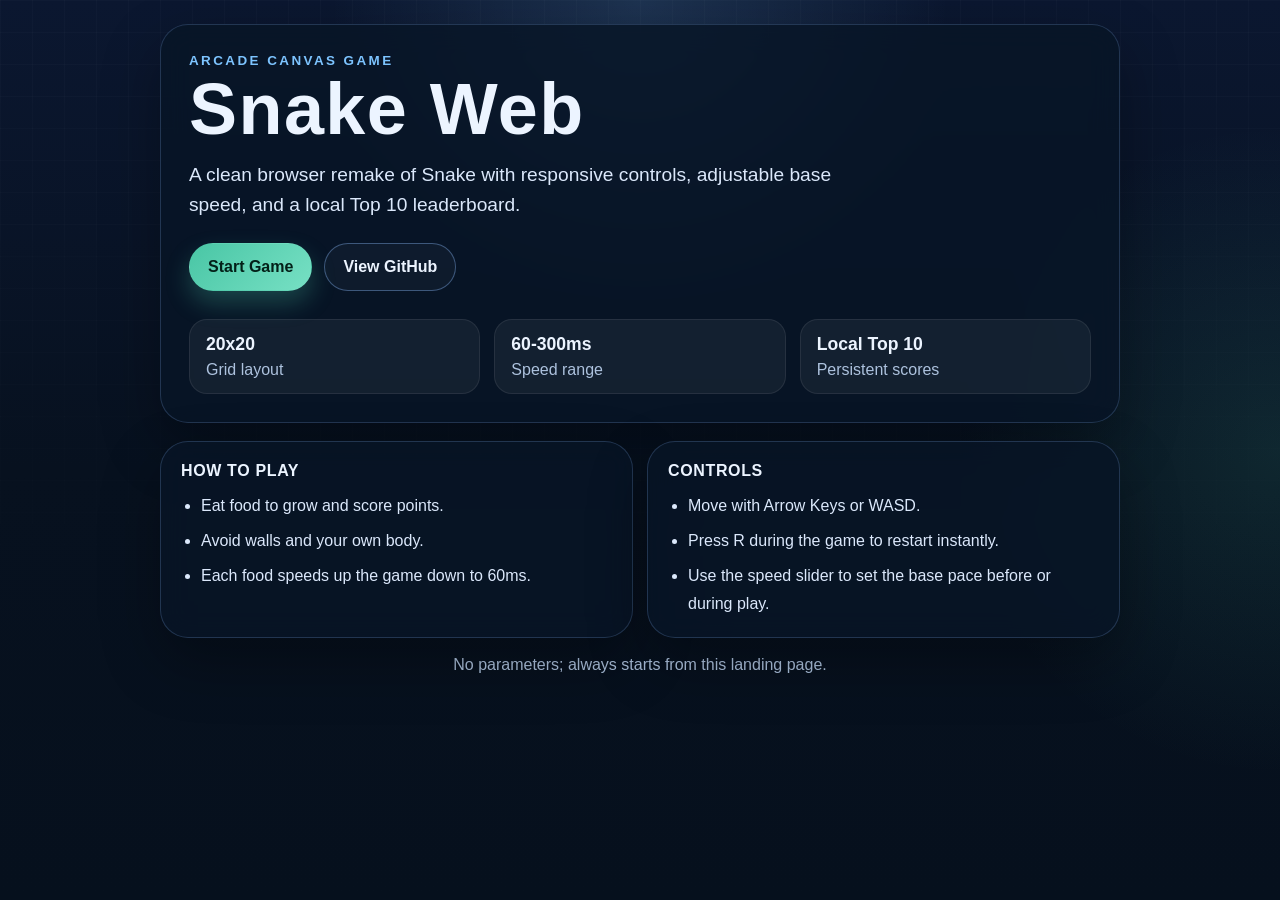
<file: index.html>
<!doctype html>
<html lang="en">
  <head>
    <meta charset="UTF-8" />
    <meta name="viewport" content="width=device-width, initial-scale=1.0" />
    <title>Snake Web</title>
    <link rel="stylesheet" href="style.css" />
  </head>
  <body>
    <main class="app app-home">
      <section class="hero card card-hero" aria-labelledby="home-title">
        <p class="eyebrow">Arcade Canvas Game</p>
        <h1 id="home-title">Snake Web</h1>
        <p class="hero-copy">
          A clean browser remake of Snake with responsive controls, adjustable base speed,
          and a local Top 10 leaderboard.
        </p>

        <div class="home-actions">
          <a class="primary-btn" href="game.html">Start Game</a>
          <a class="link-btn" href="https://github.com/HsqSw/snake-web" target="_blank" rel="noreferrer">View GitHub</a>
        </div>

        <div class="home-stats" aria-label="Game highlights">
          <p><strong>20x20</strong><span>Grid layout</span></p>
          <p><strong>60-300ms</strong><span>Speed range</span></p>
          <p><strong>Local Top 10</strong><span>Persistent scores</span></p>
        </div>
      </section>

      <section class="home-grid" aria-label="Game introduction">
        <article class="card">
          <h2>How to play</h2>
          <ul class="list">
            <li>Eat food to grow and score points.</li>
            <li>Avoid walls and your own body.</li>
            <li>Each food speeds up the game down to 60ms.</li>
          </ul>
        </article>

        <article class="card">
          <h2>Controls</h2>
          <ul class="list">
            <li>Move with Arrow Keys or WASD.</li>
            <li>Press R during the game to restart instantly.</li>
            <li>Use the speed slider to set the base pace before or during play.</li>
          </ul>
        </article>
      </section>

      <p class="muted home-note">No parameters; always starts from this landing page.</p>
    </main>
  </body>
</html>
</file>
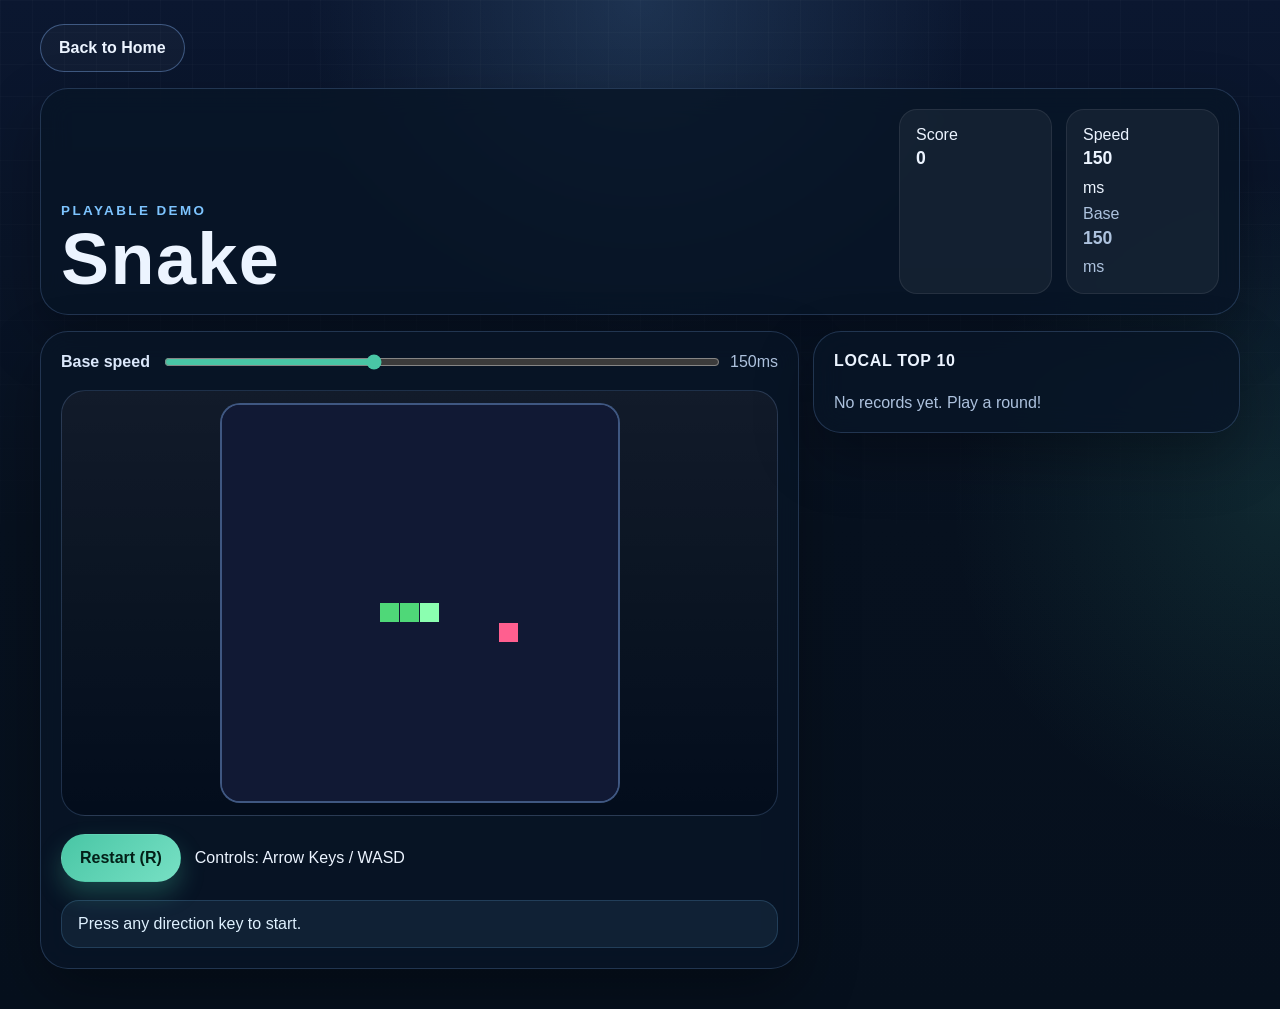
<file: game.html>
<!doctype html>
<html lang="en">
  <head>
    <meta charset="UTF-8" />
    <meta name="viewport" content="width=device-width, initial-scale=1.0" />
    <title>Snake Web - Game</title>
    <link rel="stylesheet" href="style.css" />
  </head>
  <body>
    <main class="app app-game">
      <div class="topbar">
        <a class="link-btn" href="index.html">Back to Home</a>
      </div>

      <section class="game-shell">
        <header class="game-header card">
          <div>
            <p class="eyebrow">Playable Demo</p>
            <h1>Snake</h1>
          </div>

          <div class="hud" aria-label="Game stats">
            <p class="stat-chip">Score <strong id="score">0</strong></p>
            <p class="stat-chip">
              Speed <strong id="speed">150</strong>ms
              <span class="muted">Base <strong id="baseSpeed">150</strong>ms</span>
            </p>
          </div>
        </header>

        <div class="game-grid">
          <section class="card game-stage" aria-label="Game board area">
            <div class="speed-control" aria-label="Speed control">
              <label for="speedSlider">Base speed</label>
              <input id="speedSlider" type="range" min="60" max="300" step="5" value="150" />
              <span class="muted"><span id="speedSliderValue">150</span>ms</span>
            </div>

            <div class="canvas-frame">
              <canvas id="game" width="400" height="400" aria-label="Snake game"></canvas>
            </div>

            <div class="controls">
              <button id="restartBtn" type="button">Restart (R)</button>
              <p>Controls: Arrow Keys / WASD</p>
            </div>

            <p id="status" class="status">Press any direction key to start.</p>
          </section>

          <aside class="game-sidebar">
            <section class="leaderboard card" aria-label="Local leaderboard">
              <h2>Local Top 10</h2>
              <ol id="leaderboardList" class="leaderboard-list"></ol>
              <p id="leaderboardHint" class="muted leaderboard-hint"></p>
            </section>

            <section id="gameOverPanel" class="panel card" aria-label="Game over panel" hidden>
              <h2>Game Over</h2>
              <p class="muted">Share your score:</p>
              <pre id="shareText" class="share-text" aria-label="Share text"></pre>
              <div class="panel-actions">
                <button id="copyBtn" type="button">Copy</button>
              </div>
              <p id="copyStatus" class="muted" role="status" aria-live="polite"></p>
              <textarea
                id="copyFallback"
                class="copy-fallback"
                rows="3"
                readonly
                hidden
                aria-label="Copy fallback text"
              ></textarea>
            </section>
          </aside>
        </div>
      </section>
    </main>

    <script type="module" src="src/main.js"></script>
  </body>
</html>
</file>
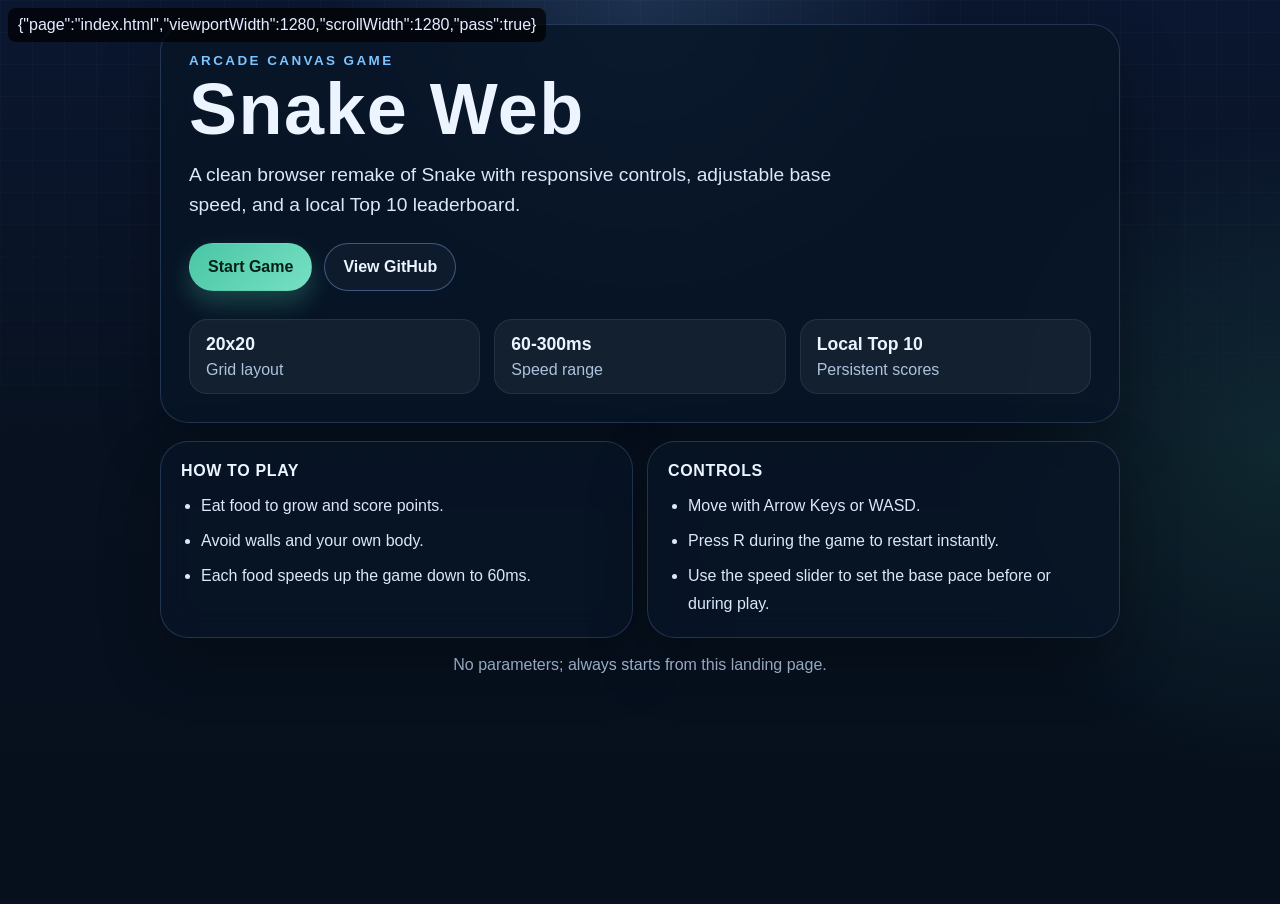
<file: qa/check-scroll.html>
<!doctype html>
<html lang="en">
  <head>
    <meta charset="UTF-8" />
    <meta name="viewport" content="width=device-width, initial-scale=1.0" />
    <title>Scroll Check</title>
    <style>
      body {
        margin: 0;
        font-family: sans-serif;
        background: #0b1020;
        color: #e6ecff;
      }

      #frame {
        width: 100vw;
        height: 100vh;
        border: 0;
      }

      #result {
        position: fixed;
        left: 8px;
        top: 8px;
        z-index: 10;
        padding: 8px 10px;
        border-radius: 8px;
        background: rgba(0, 0, 0, 0.7);
      }
    </style>
  </head>
  <body>
    <div id="result" role="status" aria-live="polite">Checking…</div>
    <iframe id="frame" title="Page under test"></iframe>
    <script>
      const params = new URLSearchParams(window.location.search);
      const page = params.get('page') || 'index.html';
      const frame = document.getElementById('frame');
      const result = document.getElementById('result');

      frame.src = `/${page}`;
      frame.addEventListener('load', () => {
        const docEl = frame.contentDocument.documentElement;
        const viewportWidth = frame.clientWidth;
        const scrollWidth = docEl.scrollWidth;
        const pass = scrollWidth <= viewportWidth;
        result.textContent = JSON.stringify({
          page,
          viewportWidth,
          scrollWidth,
          pass,
        });
      });
    </script>
  </body>
</html>
</file>
<file: style.css>
* {
  box-sizing: border-box;
}

:root {
  color-scheme: dark;
  --bg: #07111f;
  --bg-accent: #13294b;
  --surface: rgba(8, 21, 39, 0.82);
  --surface-strong: rgba(11, 27, 50, 0.94);
  --surface-border: rgba(138, 186, 255, 0.2);
  --surface-border-strong: rgba(138, 186, 255, 0.38);
  --text: #ecf4ff;
  --muted: #adc2de;
  --primary: #49c6a5;
  --primary-strong: #32a88a;
  --primary-shadow: rgba(73, 198, 165, 0.28);
  --secondary: #7dc4ff;
  --danger: #ff8f82;
  --shadow: 0 24px 60px rgba(0, 0, 0, 0.3);
  --radius-lg: 28px;
  --radius-md: 18px;
  --radius-sm: 12px;
}

html {
  overflow-x: hidden;
}

body {
  margin: 0;
  min-height: 100vh;
  padding: 24px 16px 40px;
  font-family: "Trebuchet MS", "Segoe UI", sans-serif;
  color: var(--text);
  background:
    radial-gradient(circle at top, rgba(125, 196, 255, 0.16), transparent 28%),
    radial-gradient(circle at right, rgba(73, 198, 165, 0.12), transparent 24%),
    linear-gradient(180deg, #0b1730 0%, var(--bg) 52%, #06101d 100%);
}

body::before {
  content: "";
  position: fixed;
  inset: 0;
  background-image:
    linear-gradient(rgba(255, 255, 255, 0.04) 1px, transparent 1px),
    linear-gradient(90deg, rgba(255, 255, 255, 0.04) 1px, transparent 1px);
  background-size: 32px 32px;
  mask-image: linear-gradient(180deg, rgba(0, 0, 0, 0.52), transparent 82%);
  pointer-events: none;
}

a,
button,
input {
  font: inherit;
}

a {
  color: inherit;
}

.app {
  position: relative;
  z-index: 1;
  width: min(1120px, 100%);
  margin: 0 auto;
}

.app-home {
  width: min(960px, 100%);
}

.app-game {
  width: min(1200px, 100%);
}

.card,
.panel,
.leaderboard {
  border: 1px solid var(--surface-border);
  border-radius: var(--radius-lg);
  background: var(--surface);
  box-shadow: var(--shadow);
  backdrop-filter: blur(14px);
}

.card {
  padding: 20px;
}

.card h2,
.panel h2,
.leaderboard h2 {
  margin: 0 0 12px;
  font-size: 1rem;
  letter-spacing: 0.04em;
  text-transform: uppercase;
}

.eyebrow {
  margin: 0 0 8px;
  color: var(--secondary);
  font-size: 0.84rem;
  font-weight: 700;
  letter-spacing: 0.18em;
  text-transform: uppercase;
}

.muted {
  color: var(--muted);
}

.hero {
  padding: 28px;
}

.hero h1,
.game-header h1 {
  margin: 0;
  font-size: clamp(2.5rem, 6vw, 4.5rem);
  line-height: 0.94;
  letter-spacing: 0.02em;
}

.hero-copy {
  max-width: 44rem;
  margin: 16px 0 0;
  font-size: clamp(1rem, 2.8vw, 1.2rem);
  line-height: 1.6;
  color: #dbe8fb;
}

.home-actions {
  display: flex;
  flex-wrap: wrap;
  gap: 12px;
  margin-top: 22px;
}

.primary-btn,
.link-btn,
button {
  display: inline-flex;
  align-items: center;
  justify-content: center;
  min-height: 48px;
  padding: 12px 18px;
  border-radius: 999px;
  border: 1px solid transparent;
  text-decoration: none;
  transition:
    transform 120ms ease,
    background-color 120ms ease,
    border-color 120ms ease,
    box-shadow 120ms ease,
    color 120ms ease;
  cursor: pointer;
}

.primary-btn,
button {
  background: linear-gradient(135deg, var(--primary) 0%, #77e0c4 100%);
  color: #032018;
  font-weight: 800;
  box-shadow: 0 12px 24px var(--primary-shadow);
}

.link-btn {
  border-color: var(--surface-border-strong);
  background: rgba(255, 255, 255, 0.03);
  color: var(--text);
  font-weight: 700;
}

.primary-btn:hover,
button:hover,
.link-btn:hover {
  transform: translateY(-1px);
}

.primary-btn:hover,
button:hover {
  background: linear-gradient(135deg, #5ed5b5 0%, #95ebd3 100%);
}

.link-btn:hover {
  border-color: rgba(125, 196, 255, 0.8);
  background: rgba(125, 196, 255, 0.1);
}

.primary-btn:active,
button:active,
.link-btn:active {
  transform: translateY(1px) scale(0.99);
}

.primary-btn:focus-visible,
.link-btn:focus-visible,
button:focus-visible,
input[type="range"]:focus-visible {
  outline: 3px solid rgba(125, 196, 255, 0.92);
  outline-offset: 3px;
}

.home-stats,
.home-grid,
.hud,
.game-grid,
.controls,
.panel-actions {
  display: grid;
  gap: 14px;
}

.home-stats {
  grid-template-columns: repeat(auto-fit, minmax(150px, 1fr));
  margin-top: 28px;
}

.home-stats p {
  margin: 0;
  padding: 14px 16px;
  border: 1px solid rgba(255, 255, 255, 0.08);
  border-radius: var(--radius-md);
  background: rgba(255, 255, 255, 0.05);
}

.home-stats strong,
.stat-chip strong {
  display: block;
  margin-bottom: 6px;
  font-size: 1.1rem;
}

.home-stats span {
  color: var(--muted);
}

.home-grid {
  grid-template-columns: repeat(auto-fit, minmax(260px, 1fr));
  margin-top: 18px;
}

.home-note {
  margin: 18px 8px 0;
  text-align: center;
}

.list {
  margin: 0;
  padding-left: 20px;
  line-height: 1.7;
  color: #dbe8fb;
}

.list li + li {
  margin-top: 8px;
}

.topbar {
  display: flex;
  justify-content: flex-start;
  margin-bottom: 16px;
}

.game-shell {
  display: grid;
  gap: 16px;
}

.game-header {
  display: grid;
  gap: 18px;
}

.hud {
  grid-template-columns: 1fr;
  min-width: 0;
  width: 100%;
}

.stat-chip {
  margin: 0;
  padding: 14px 16px;
  border-radius: var(--radius-md);
  border: 1px solid rgba(255, 255, 255, 0.08);
  background: rgba(255, 255, 255, 0.05);
  line-height: 1.4;
}

.stat-chip .muted {
  display: block;
  margin-top: 4px;
}

.game-grid {
  grid-template-columns: minmax(0, 1.6fr) minmax(280px, 0.9fr);
  align-items: start;
}

.game-stage {
  display: grid;
  gap: 18px;
}

.game-sidebar {
  display: grid;
  gap: 16px;
}

.speed-control {
  display: grid;
  grid-template-columns: auto minmax(0, 1fr) auto;
  gap: 12px;
  align-items: center;
}

.speed-control label {
  font-weight: 700;
  color: #dbe8fb;
}

input[type="range"] {
  width: 100%;
  accent-color: var(--primary);
}

.canvas-frame {
  padding: 12px;
  border-radius: 24px;
  border: 1px solid var(--surface-border);
  background:
    linear-gradient(180deg, rgba(255, 255, 255, 0.06), transparent),
    rgba(4, 14, 28, 0.9);
}

canvas {
  display: block;
  width: 100%;
  max-width: 400px;
  aspect-ratio: 1 / 1;
  margin: 0 auto;
  border: 2px solid var(--surface-border-strong);
  border-radius: 20px;
  background: #111934;
  image-rendering: pixelated;
}

.leaderboard,
.panel {
  width: 100%;
  text-align: left;
}

.leaderboard-list {
  margin: 0;
  padding-left: 22px;
  display: grid;
  gap: 6px;
}

.leaderboard-list li {
  display: flex;
  justify-content: space-between;
  gap: 12px;
  font-variant-numeric: tabular-nums;
}

.leaderboard-hint {
  margin: 12px 0 0;
}

.controls {
  grid-template-columns: auto 1fr;
  align-items: center;
}

.controls p,
.status {
  margin: 0;
}

.status {
  padding: 14px 16px;
  border-radius: var(--radius-md);
  border: 1px solid rgba(125, 196, 255, 0.18);
  background: rgba(125, 196, 255, 0.08);
  color: #dff1ff;
}

.panel {
  padding: 20px;
}

.share-text,
.copy-fallback {
  width: 100%;
  margin: 10px 0 0;
  padding: 12px 14px;
  border-radius: var(--radius-sm);
  border: 1px solid rgba(125, 196, 255, 0.18);
  background: rgba(3, 12, 24, 0.9);
  color: var(--text);
  white-space: pre-wrap;
}

.copy-fallback {
  resize: vertical;
}

@media (min-width: 900px) {
  .game-header {
    grid-template-columns: minmax(0, 1fr) minmax(320px, auto);
    align-items: end;
  }

  .hud {
    grid-template-columns: repeat(2, minmax(150px, 1fr));
  }
}

@media (max-width: 900px) {
  .game-header {
    align-items: stretch;
  }

  .game-grid {
    grid-template-columns: 1fr;
  }

  .game-sidebar {
    grid-template-columns: repeat(auto-fit, minmax(260px, 1fr));
  }
}

@media (max-width: 640px) {
  body {
    padding: 16px 10px 28px;
  }

  .card,
  .panel,
  .leaderboard,
  .hero {
    padding: 16px;
    border-radius: 22px;
  }

  .speed-control,
  .controls {
    grid-template-columns: 1fr;
  }

  .controls {
    justify-items: stretch;
  }

  .controls button {
    width: 100%;
  }

  .game-header {
    align-items: start;
  }
}

@media (max-width: 420px) {
  .hero h1,
  .game-header h1 {
    font-size: 2.3rem;
  }

  .home-stats,
  .home-grid,
  .hud,
  .game-sidebar {
    grid-template-columns: 1fr;
  }

  .canvas-frame {
    padding: 8px;
  }

  canvas {
    border-radius: 16px;
  }
}
</file>
